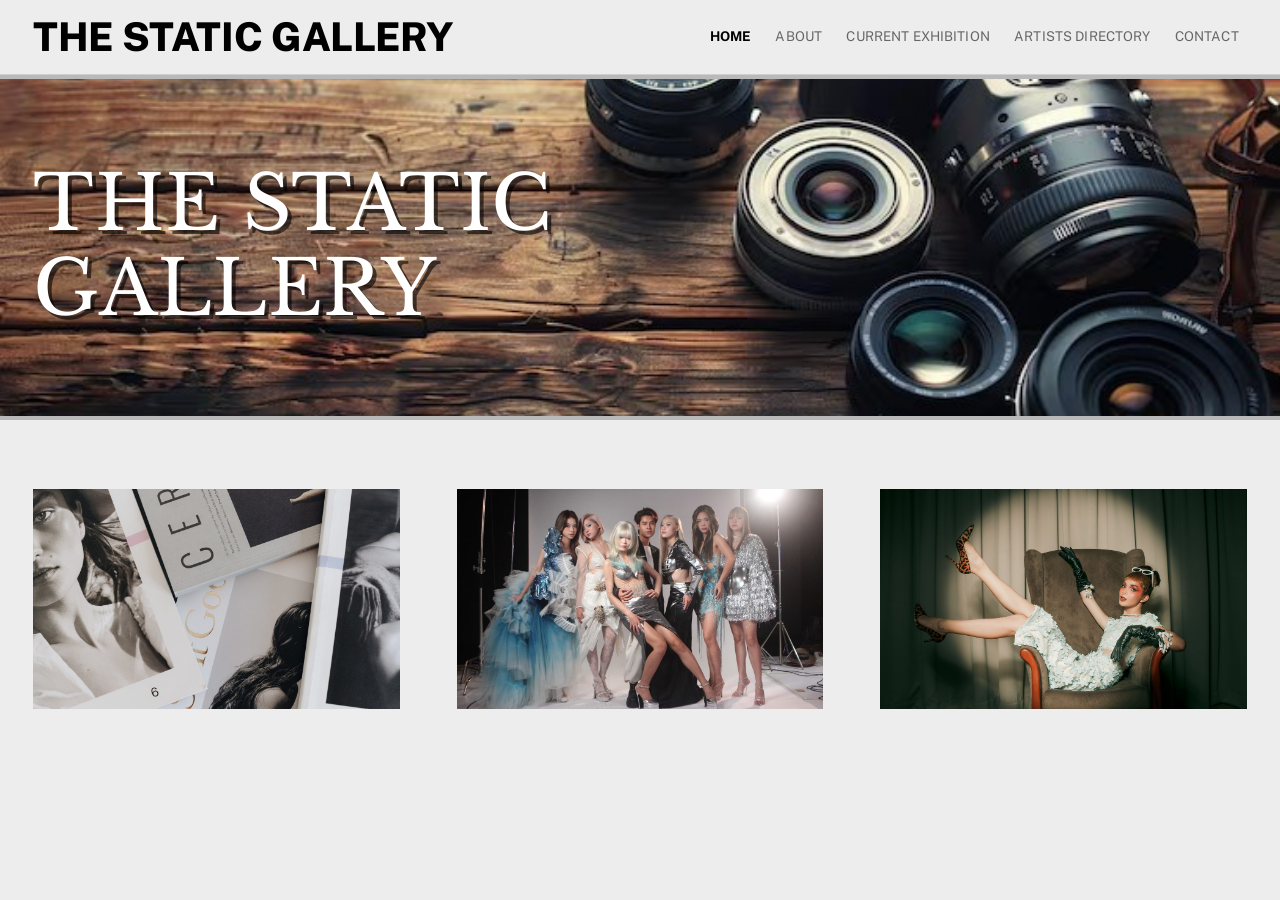
<file: index.html>
<!DOCTYPE html>
<html lang="en">
<head>
  <meta charset="utf-8">
  <meta name="viewport" content="width=device-width, initial-scale=1">
  <title>The Static Gallery</title>
  <meta name="description" content="A community-driven digital archive of independent local photographers, built on lightweight static frontend architecture.">
  <meta name="theme-color" content="#ededed">
  <link rel="icon" href="data:image/svg+xml,%3Csvg xmlns='http://www.w3.org/2000/svg' viewBox='0 0 32 32'%3E%3Crect width='32' height='32' fill='%23c2b19c'/%3E%3Ccircle cx='16' cy='16' r='8' fill='none' stroke='%23000' stroke-width='3'/%3E%3C/svg%3E">
  <link rel="stylesheet" href="vendor/bootstrap.min.css">
  <link rel="stylesheet" href="css/style.css">
</head>
<body>
  <div class="curtain" aria-hidden="true"><span>The Static Gallery</span></div>
  <a class="skip-link" href="#main">Skip to content</a>

  <header class="site-header">
    <nav class="navbar navbar-expand-lg" aria-label="Main navigation">
      <a class="brand" href="index.html">The Static Gallery</a>
      <button class="navbar-toggler" type="button" data-bs-toggle="collapse" data-bs-target="#mainNav" aria-controls="mainNav" aria-expanded="false" aria-label="Toggle navigation">
        <span class="navbar-toggler-icon"></span>
      </button>
      <div class="collapse navbar-collapse justify-content-end" id="mainNav">
        <ul class="navbar-nav site-nav"><li class="nav-item"><a class="nav-link active" href="index.html" aria-current="page">Home</a></li><li class="nav-item"><a class="nav-link" href="about.html">About</a></li><li class="nav-item"><a class="nav-link" href="exhibition.html">Current Exhibition</a></li><li class="nav-item"><a class="nav-link" href="artists.html">Artists Directory</a></li><li class="nav-item"><a class="nav-link" href="contact.html">Contact</a></li></ul>
      </div>
    </nav>
  </header>

  <main id="main">
    <section class="hero" aria-label="Welcome">
      <img src="images/hero.jpg" alt="Vintage camera lenses and a DSLR resting on a wooden table" width="740" height="231">
      <h1 class="hero-title">The Static Gallery</h1>
    </section>
    <section class="home-grid" aria-label="Featured photographs"><a class="photo" href="images/home-magazines.jpg" data-lightbox="home"><img src="images/home-magazines.jpg" alt="Stack of black-and-white fashion magazines" width="1200" height="800"></a><a class="photo" href="images/home-group.jpg" data-lightbox="home"><img src="images/home-group.jpg" alt="Seven models in couture on a white studio set" width="1200" height="800"></a><a class="photo" href="images/home-armchair.jpg" data-lightbox="home"><img src="images/home-armchair.jpg" alt="Model in a lace dress lounging in a velvet armchair under a spotlight" width="1200" height="800"></a></section>
  </main>

  <script src="vendor/bootstrap.bundle.min.js"></script>
  <script src="js/main.js"></script>
</body>
</html>
</file>
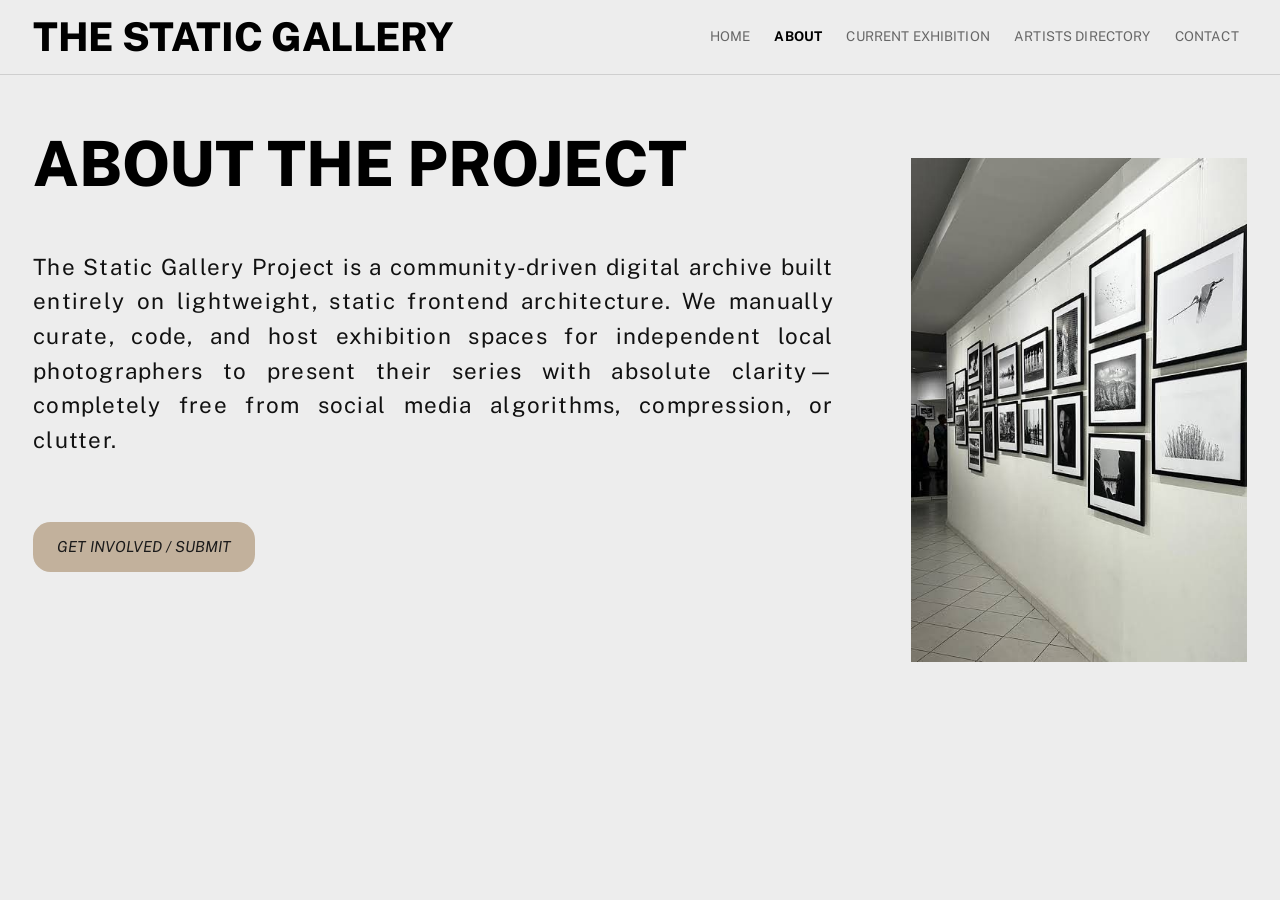
<file: about.html>
<!DOCTYPE html>
<html lang="en">
<head>
  <meta charset="utf-8">
  <meta name="viewport" content="width=device-width, initial-scale=1">
  <title>The Static Gallery</title>
  <meta name="description" content="The Static Gallery Project hosts exhibition spaces for independent local photographers, free from algorithms and compression.">
  <meta name="theme-color" content="#ededed">
  <link rel="icon" href="data:image/svg+xml,%3Csvg xmlns='http://www.w3.org/2000/svg' viewBox='0 0 32 32'%3E%3Crect width='32' height='32' fill='%23c2b19c'/%3E%3Ccircle cx='16' cy='16' r='8' fill='none' stroke='%23000' stroke-width='3'/%3E%3C/svg%3E">
  <link rel="stylesheet" href="vendor/bootstrap.min.css">
  <link rel="stylesheet" href="css/style.css">
</head>
<body>
  <div class="curtain" aria-hidden="true"><span>The Static Gallery</span></div>
  <a class="skip-link" href="#main">Skip to content</a>

  <header class="site-header">
    <nav class="navbar navbar-expand-lg" aria-label="Main navigation">
      <a class="brand" href="index.html">The Static Gallery</a>
      <button class="navbar-toggler" type="button" data-bs-toggle="collapse" data-bs-target="#mainNav" aria-controls="mainNav" aria-expanded="false" aria-label="Toggle navigation">
        <span class="navbar-toggler-icon"></span>
      </button>
      <div class="collapse navbar-collapse justify-content-end" id="mainNav">
        <ul class="navbar-nav site-nav"><li class="nav-item"><a class="nav-link" href="index.html">Home</a></li><li class="nav-item"><a class="nav-link active" href="about.html" aria-current="page">About</a></li><li class="nav-item"><a class="nav-link" href="exhibition.html">Current Exhibition</a></li><li class="nav-item"><a class="nav-link" href="artists.html">Artists Directory</a></li><li class="nav-item"><a class="nav-link" href="contact.html">Contact</a></li></ul>
      </div>
    </nav>
  </header>

  <main id="main">
    <div class="about">
      <div class="about-copy">
        <h1 class="page-title">About the Project</h1>
        <p>The Static Gallery Project is a community-driven digital archive built entirely on lightweight, static frontend architecture. We manually curate, code, and host exhibition spaces for independent local photographers to present their series with absolute clarity&mdash;completely free from social media algorithms, compression, or clutter.</p>
        <a class="btn-tan" href="get-involved.html">Get Involved / Submit</a>
      </div>
      <a class="photo about-photo" href="images/about-gallery-wall.jpg" data-lightbox="about" aria-label="Enlarge photo">
        <img src="images/about-gallery-wall.jpg" alt="Framed black-and-white photographs hung along a gallery corridor wall" width="452" height="678">
      </a>
    </div>
  </main>

  <script src="vendor/bootstrap.bundle.min.js"></script>
  <script src="js/main.js"></script>
</body>
</html>
</file>
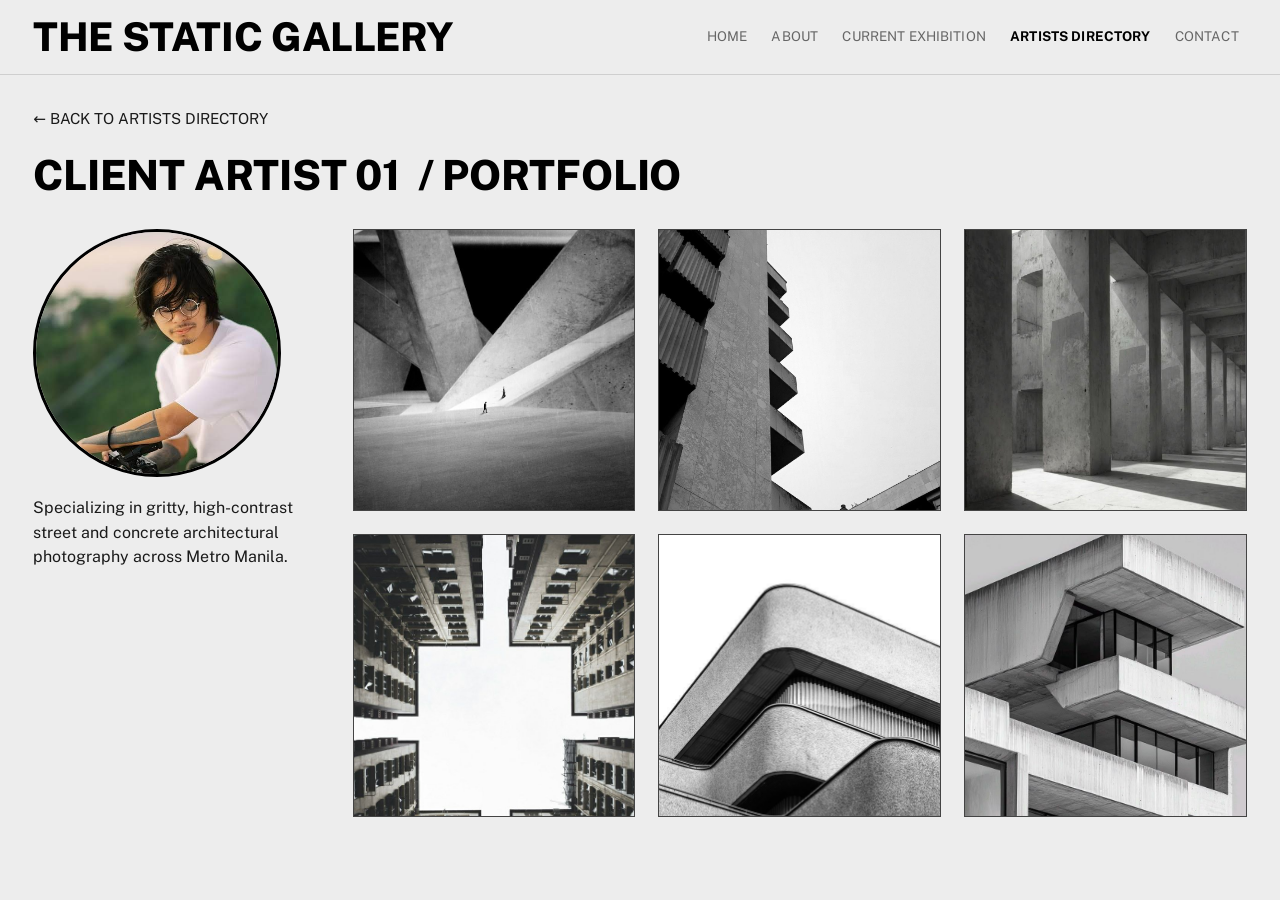
<file: artist-01.html>
<!DOCTYPE html>
<html lang="en">
<head>
  <meta charset="utf-8">
  <meta name="viewport" content="width=device-width, initial-scale=1">
  <title>The Static Gallery</title>
  <meta name="description" content="Specializing in gritty, high-contrast street and concrete architectural photography across Metro Manila.">
  <meta name="theme-color" content="#ededed">
  <link rel="icon" href="data:image/svg+xml,%3Csvg xmlns='http://www.w3.org/2000/svg' viewBox='0 0 32 32'%3E%3Crect width='32' height='32' fill='%23c2b19c'/%3E%3Ccircle cx='16' cy='16' r='8' fill='none' stroke='%23000' stroke-width='3'/%3E%3C/svg%3E">
  <link rel="stylesheet" href="vendor/bootstrap.min.css">
  <link rel="stylesheet" href="css/style.css">
</head>
<body>
  <div class="curtain" aria-hidden="true"><span>The Static Gallery</span></div>
  <a class="skip-link" href="#main">Skip to content</a>

  <header class="site-header">
    <nav class="navbar navbar-expand-lg" aria-label="Main navigation">
      <a class="brand" href="index.html">The Static Gallery</a>
      <button class="navbar-toggler" type="button" data-bs-toggle="collapse" data-bs-target="#mainNav" aria-controls="mainNav" aria-expanded="false" aria-label="Toggle navigation">
        <span class="navbar-toggler-icon"></span>
      </button>
      <div class="collapse navbar-collapse justify-content-end" id="mainNav">
        <ul class="navbar-nav site-nav"><li class="nav-item"><a class="nav-link" href="index.html">Home</a></li><li class="nav-item"><a class="nav-link" href="about.html">About</a></li><li class="nav-item"><a class="nav-link" href="exhibition.html">Current Exhibition</a></li><li class="nav-item"><a class="nav-link active" href="artists.html" aria-current="page">Artists Directory</a></li><li class="nav-item"><a class="nav-link" href="contact.html">Contact</a></li></ul>
      </div>
    </nav>
  </header>

  <main id="main">
    <div class="wrap">
      <a class="back-link" href="artists.html"><span>&larr;</span> Back to Artists Directory</a>
      <h1 class="page-title" style="font-size:clamp(1.6rem,3.5vw,2.6rem)">Client Artist 01 &nbsp;/ Portfolio</h1>
      <div class="portfolio">
        <div class="profile">
          <span class="photo artist-photo"><img src="images/artist-01.jpg" alt="Portrait of Client Artist 01 holding a cinema camera"></span>
          <p>Specializing in gritty, high-contrast street and concrete architectural photography across Metro Manila.</p>
        </div>
        <div class="work-grid"><a class="photo" href="images/portfolio-1-1.jpg" data-lightbox="p1"><img src="images/portfolio-1-1.jpg" alt="Client Artist 01, portfolio image 1 of 6" loading="lazy"></a><a class="photo" href="images/portfolio-1-2.jpg" data-lightbox="p1"><img src="images/portfolio-1-2.jpg" alt="Client Artist 01, portfolio image 2 of 6" loading="lazy"></a><a class="photo" href="images/portfolio-1-3.jpg" data-lightbox="p1"><img src="images/portfolio-1-3.jpg" alt="Client Artist 01, portfolio image 3 of 6" loading="lazy"></a><a class="photo" href="images/portfolio-1-4.jpg" data-lightbox="p1"><img src="images/portfolio-1-4.jpg" alt="Client Artist 01, portfolio image 4 of 6" loading="lazy"></a><a class="photo" href="images/portfolio-1-5.jpg" data-lightbox="p1"><img src="images/portfolio-1-5.jpg" alt="Client Artist 01, portfolio image 5 of 6" loading="lazy"></a><a class="photo" href="images/portfolio-1-6.jpg" data-lightbox="p1"><img src="images/portfolio-1-6.jpg" alt="Client Artist 01, portfolio image 6 of 6" loading="lazy"></a></div>
      </div>
    </div>
  </main>

  <script src="vendor/bootstrap.bundle.min.js"></script>
  <script src="js/main.js"></script>
</body>
</html>
</file>
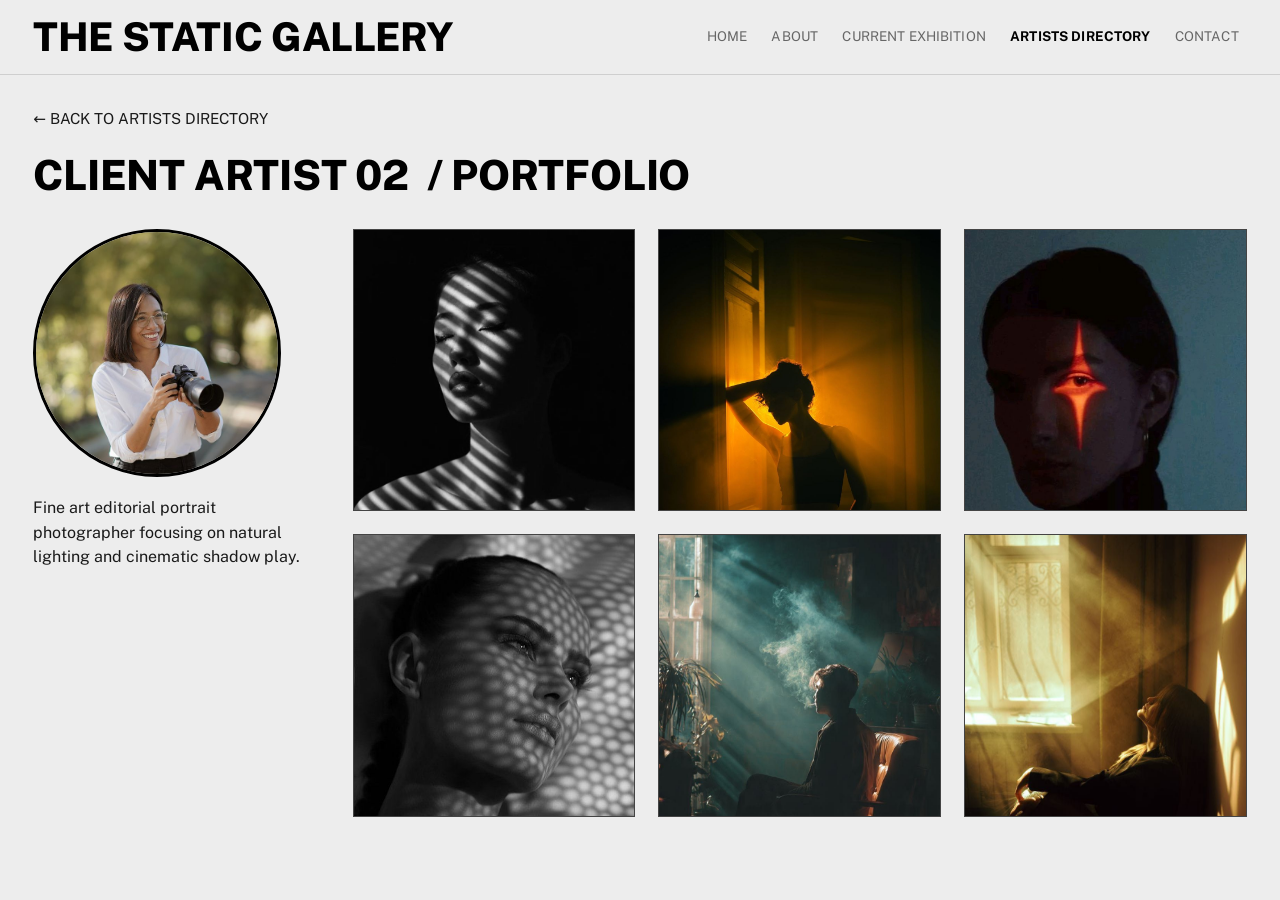
<file: artist-02.html>
<!DOCTYPE html>
<html lang="en">
<head>
  <meta charset="utf-8">
  <meta name="viewport" content="width=device-width, initial-scale=1">
  <title>The Static Gallery</title>
  <meta name="description" content="Fine art editorial portrait photographer focusing on natural lighting and cinematic shadow play.">
  <meta name="theme-color" content="#ededed">
  <link rel="icon" href="data:image/svg+xml,%3Csvg xmlns='http://www.w3.org/2000/svg' viewBox='0 0 32 32'%3E%3Crect width='32' height='32' fill='%23c2b19c'/%3E%3Ccircle cx='16' cy='16' r='8' fill='none' stroke='%23000' stroke-width='3'/%3E%3C/svg%3E">
  <link rel="stylesheet" href="vendor/bootstrap.min.css">
  <link rel="stylesheet" href="css/style.css">
</head>
<body>
  <div class="curtain" aria-hidden="true"><span>The Static Gallery</span></div>
  <a class="skip-link" href="#main">Skip to content</a>

  <header class="site-header">
    <nav class="navbar navbar-expand-lg" aria-label="Main navigation">
      <a class="brand" href="index.html">The Static Gallery</a>
      <button class="navbar-toggler" type="button" data-bs-toggle="collapse" data-bs-target="#mainNav" aria-controls="mainNav" aria-expanded="false" aria-label="Toggle navigation">
        <span class="navbar-toggler-icon"></span>
      </button>
      <div class="collapse navbar-collapse justify-content-end" id="mainNav">
        <ul class="navbar-nav site-nav"><li class="nav-item"><a class="nav-link" href="index.html">Home</a></li><li class="nav-item"><a class="nav-link" href="about.html">About</a></li><li class="nav-item"><a class="nav-link" href="exhibition.html">Current Exhibition</a></li><li class="nav-item"><a class="nav-link active" href="artists.html" aria-current="page">Artists Directory</a></li><li class="nav-item"><a class="nav-link" href="contact.html">Contact</a></li></ul>
      </div>
    </nav>
  </header>

  <main id="main">
    <div class="wrap">
      <a class="back-link" href="artists.html"><span>&larr;</span> Back to Artists Directory</a>
      <h1 class="page-title" style="font-size:clamp(1.6rem,3.5vw,2.6rem)">Client Artist 02 &nbsp;/ Portfolio</h1>
      <div class="portfolio">
        <div class="profile">
          <span class="photo artist-photo"><img src="images/artist-02.jpg" alt="Portrait of Client Artist 02 holding a camera outdoors"></span>
          <p>Fine art editorial portrait photographer focusing on natural lighting and cinematic shadow play.</p>
        </div>
        <div class="work-grid"><a class="photo" href="images/portfolio-2-1.jpg" data-lightbox="p2"><img src="images/portfolio-2-1.jpg" alt="Client Artist 02, portfolio image 1 of 6" loading="lazy"></a><a class="photo" href="images/portfolio-2-2.jpg" data-lightbox="p2"><img src="images/portfolio-2-2.jpg" alt="Client Artist 02, portfolio image 2 of 6" loading="lazy"></a><a class="photo" href="images/portfolio-2-3.jpg" data-lightbox="p2"><img src="images/portfolio-2-3.jpg" alt="Client Artist 02, portfolio image 3 of 6" loading="lazy"></a><a class="photo" href="images/portfolio-2-4.jpg" data-lightbox="p2"><img src="images/portfolio-2-4.jpg" alt="Client Artist 02, portfolio image 4 of 6" loading="lazy"></a><a class="photo" href="images/portfolio-2-5.jpg" data-lightbox="p2"><img src="images/portfolio-2-5.jpg" alt="Client Artist 02, portfolio image 5 of 6" loading="lazy"></a><a class="photo" href="images/portfolio-2-6.jpg" data-lightbox="p2"><img src="images/portfolio-2-6.jpg" alt="Client Artist 02, portfolio image 6 of 6" loading="lazy"></a></div>
      </div>
    </div>
  </main>

  <script src="vendor/bootstrap.bundle.min.js"></script>
  <script src="js/main.js"></script>
</body>
</html>
</file>
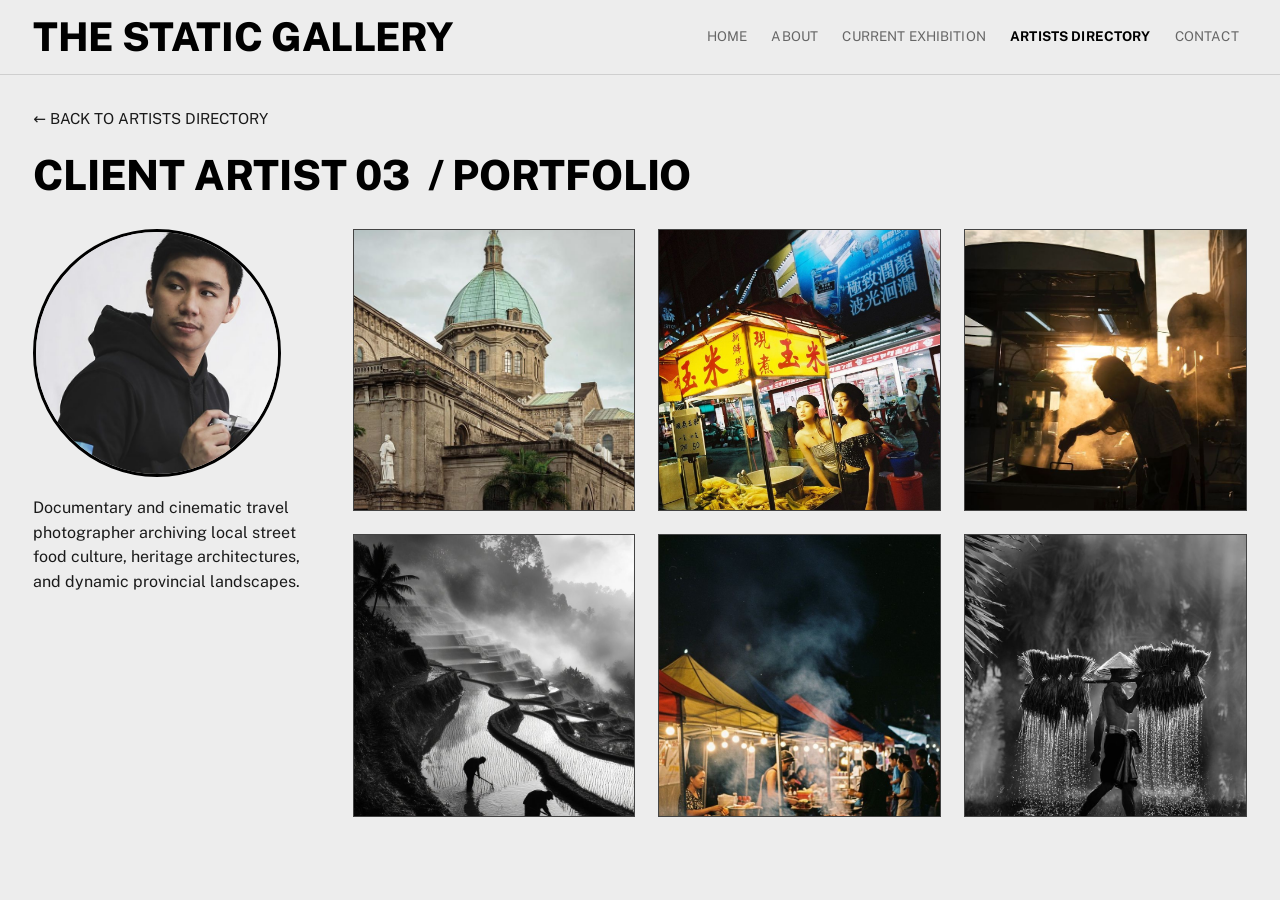
<file: artist-03.html>
<!DOCTYPE html>
<html lang="en">
<head>
  <meta charset="utf-8">
  <meta name="viewport" content="width=device-width, initial-scale=1">
  <title>The Static Gallery</title>
  <meta name="description" content="Documentary and cinematic travel photographer archiving local street food culture, heritage architectures, and dynamic provincial landscapes.">
  <meta name="theme-color" content="#ededed">
  <link rel="icon" href="data:image/svg+xml,%3Csvg xmlns='http://www.w3.org/2000/svg' viewBox='0 0 32 32'%3E%3Crect width='32' height='32' fill='%23c2b19c'/%3E%3Ccircle cx='16' cy='16' r='8' fill='none' stroke='%23000' stroke-width='3'/%3E%3C/svg%3E">
  <link rel="stylesheet" href="vendor/bootstrap.min.css">
  <link rel="stylesheet" href="css/style.css">
</head>
<body>
  <div class="curtain" aria-hidden="true"><span>The Static Gallery</span></div>
  <a class="skip-link" href="#main">Skip to content</a>

  <header class="site-header">
    <nav class="navbar navbar-expand-lg" aria-label="Main navigation">
      <a class="brand" href="index.html">The Static Gallery</a>
      <button class="navbar-toggler" type="button" data-bs-toggle="collapse" data-bs-target="#mainNav" aria-controls="mainNav" aria-expanded="false" aria-label="Toggle navigation">
        <span class="navbar-toggler-icon"></span>
      </button>
      <div class="collapse navbar-collapse justify-content-end" id="mainNav">
        <ul class="navbar-nav site-nav"><li class="nav-item"><a class="nav-link" href="index.html">Home</a></li><li class="nav-item"><a class="nav-link" href="about.html">About</a></li><li class="nav-item"><a class="nav-link" href="exhibition.html">Current Exhibition</a></li><li class="nav-item"><a class="nav-link active" href="artists.html" aria-current="page">Artists Directory</a></li><li class="nav-item"><a class="nav-link" href="contact.html">Contact</a></li></ul>
      </div>
    </nav>
  </header>

  <main id="main">
    <div class="wrap">
      <a class="back-link" href="artists.html"><span>&larr;</span> Back to Artists Directory</a>
      <h1 class="page-title" style="font-size:clamp(1.6rem,3.5vw,2.6rem)">Client Artist 03 &nbsp;/ Portfolio</h1>
      <div class="portfolio">
        <div class="profile">
          <span class="photo artist-photo"><img src="images/artist-03.jpg" alt="Portrait of Client Artist 03 holding a compact camera"></span>
          <p>Documentary and cinematic travel photographer archiving local street food culture, heritage architectures, and dynamic provincial landscapes.</p>
        </div>
        <div class="work-grid"><a class="photo" href="images/portfolio-3-1.jpg" data-lightbox="p3"><img src="images/portfolio-3-1.jpg" alt="Client Artist 03, portfolio image 1 of 6" loading="lazy"></a><a class="photo" href="images/portfolio-3-2.jpg" data-lightbox="p3"><img src="images/portfolio-3-2.jpg" alt="Client Artist 03, portfolio image 2 of 6" loading="lazy"></a><a class="photo" href="images/portfolio-3-3.jpg" data-lightbox="p3"><img src="images/portfolio-3-3.jpg" alt="Client Artist 03, portfolio image 3 of 6" loading="lazy"></a><a class="photo" href="images/portfolio-3-4.jpg" data-lightbox="p3"><img src="images/portfolio-3-4.jpg" alt="Client Artist 03, portfolio image 4 of 6" loading="lazy"></a><a class="photo" href="images/portfolio-3-5.jpg" data-lightbox="p3"><img src="images/portfolio-3-5.jpg" alt="Client Artist 03, portfolio image 5 of 6" loading="lazy"></a><a class="photo" href="images/portfolio-3-6.jpg" data-lightbox="p3"><img src="images/portfolio-3-6.jpg" alt="Client Artist 03, portfolio image 6 of 6" loading="lazy"></a></div>
      </div>
    </div>
  </main>

  <script src="vendor/bootstrap.bundle.min.js"></script>
  <script src="js/main.js"></script>
</body>
</html>
</file>
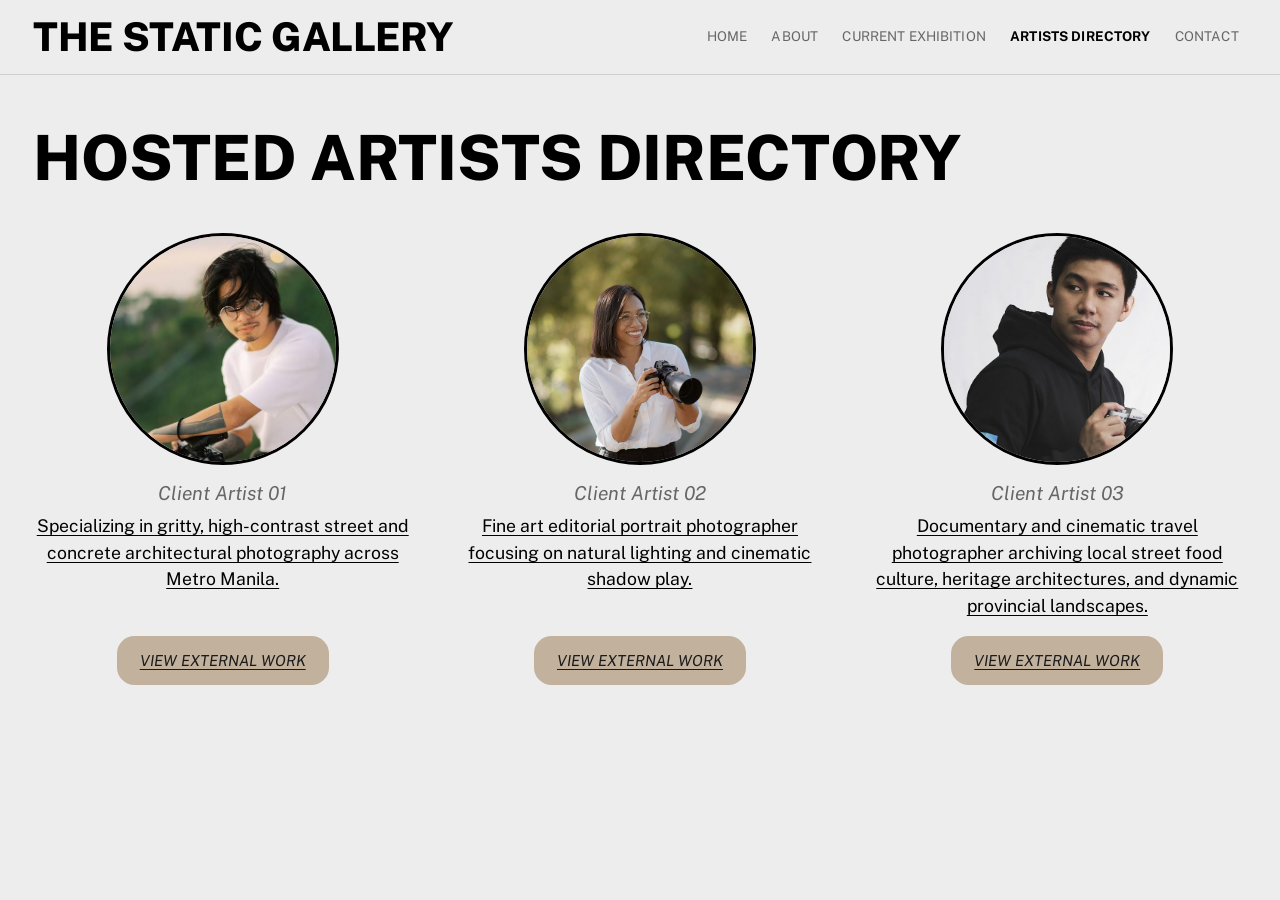
<file: artists.html>
<!DOCTYPE html>
<html lang="en">
<head>
  <meta charset="utf-8">
  <meta name="viewport" content="width=device-width, initial-scale=1">
  <title>The Static Gallery</title>
  <meta name="description" content="Photographers hosted by The Static Gallery. Browse each artist portfolio.">
  <meta name="theme-color" content="#ededed">
  <link rel="icon" href="data:image/svg+xml,%3Csvg xmlns='http://www.w3.org/2000/svg' viewBox='0 0 32 32'%3E%3Crect width='32' height='32' fill='%23c2b19c'/%3E%3Ccircle cx='16' cy='16' r='8' fill='none' stroke='%23000' stroke-width='3'/%3E%3C/svg%3E">
  <link rel="stylesheet" href="vendor/bootstrap.min.css">
  <link rel="stylesheet" href="css/style.css">
</head>
<body>
  <div class="curtain" aria-hidden="true"><span>The Static Gallery</span></div>
  <a class="skip-link" href="#main">Skip to content</a>

  <header class="site-header">
    <nav class="navbar navbar-expand-lg" aria-label="Main navigation">
      <a class="brand" href="index.html">The Static Gallery</a>
      <button class="navbar-toggler" type="button" data-bs-toggle="collapse" data-bs-target="#mainNav" aria-controls="mainNav" aria-expanded="false" aria-label="Toggle navigation">
        <span class="navbar-toggler-icon"></span>
      </button>
      <div class="collapse navbar-collapse justify-content-end" id="mainNav">
        <ul class="navbar-nav site-nav"><li class="nav-item"><a class="nav-link" href="index.html">Home</a></li><li class="nav-item"><a class="nav-link" href="about.html">About</a></li><li class="nav-item"><a class="nav-link" href="exhibition.html">Current Exhibition</a></li><li class="nav-item"><a class="nav-link active" href="artists.html" aria-current="page">Artists Directory</a></li><li class="nav-item"><a class="nav-link" href="contact.html">Contact</a></li></ul>
      </div>
    </nav>
  </header>

  <main id="main">
    <div class="page-head"><h1 class="page-title">Hosted Artists Directory</h1></div>
    <div class="artists">
      <article class="artist">
        <a class="photo artist-photo" href="artist-01.html" aria-label="Client Artist 01 portfolio"><img src="images/artist-01.jpg" alt="Portrait of Client Artist 01 holding a cinema camera" width="600" height="800"></a>
        <h2 class="artist-name">Client Artist 01</h2>
        <p><a class="artist-desc" href="artist-01.html">Specializing in gritty, high-contrast street and concrete architectural photography across Metro Manila.</a></p>
        <a class="btn-tan" href="artist-01.html">View external work</a>
      </article>
      <article class="artist">
        <a class="photo artist-photo" href="artist-02.html" aria-label="Client Artist 02 portfolio"><img src="images/artist-02.jpg" alt="Portrait of Client Artist 02 holding a camera outdoors" width="600" height="800"></a>
        <h2 class="artist-name">Client Artist 02</h2>
        <p><a class="artist-desc" href="artist-02.html">Fine art editorial portrait photographer focusing on natural lighting and cinematic shadow play.</a></p>
        <a class="btn-tan" href="artist-02.html">View external work</a>
      </article>
      <article class="artist">
        <a class="photo artist-photo" href="artist-03.html" aria-label="Client Artist 03 portfolio"><img src="images/artist-03.jpg" alt="Portrait of Client Artist 03 holding a compact camera" width="600" height="800"></a>
        <h2 class="artist-name">Client Artist 03</h2>
        <p><a class="artist-desc" href="artist-03.html">Documentary and cinematic travel photographer archiving local street food culture, heritage architectures, and dynamic provincial landscapes.</a></p>
        <a class="btn-tan" href="artist-03.html">View external work</a>
      </article>
    </div>
  </main>

  <script src="vendor/bootstrap.bundle.min.js"></script>
  <script src="js/main.js"></script>
</body>
</html>
</file>
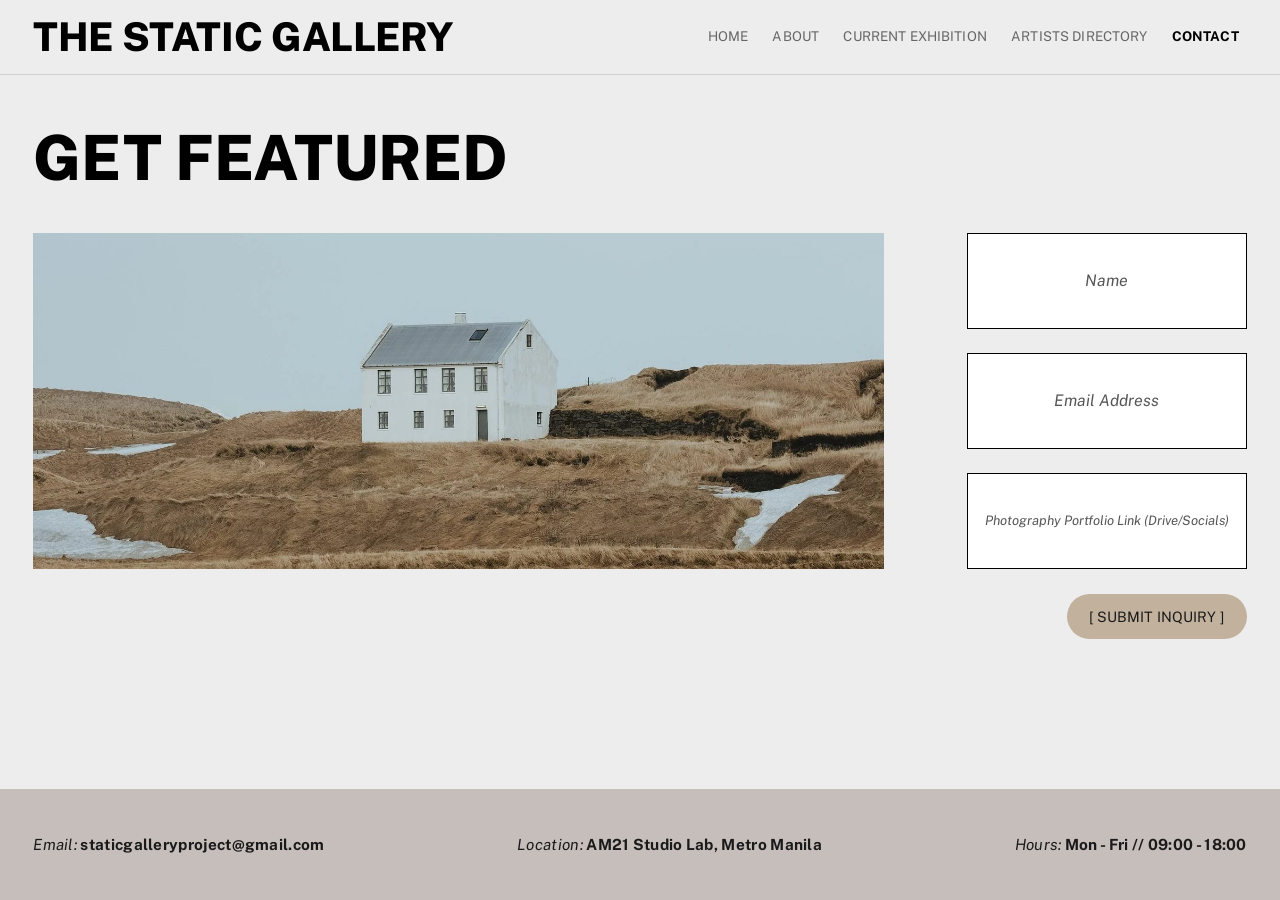
<file: contact.html>
<!DOCTYPE html>
<html lang="en">
<head>
  <meta charset="utf-8">
  <meta name="viewport" content="width=device-width, initial-scale=1">
  <title>The Static Gallery</title>
  <meta name="description" content="Send an inquiry to get your photography featured at The Static Gallery.">
  <meta name="theme-color" content="#ededed">
  <link rel="icon" href="data:image/svg+xml,%3Csvg xmlns='http://www.w3.org/2000/svg' viewBox='0 0 32 32'%3E%3Crect width='32' height='32' fill='%23c2b19c'/%3E%3Ccircle cx='16' cy='16' r='8' fill='none' stroke='%23000' stroke-width='3'/%3E%3C/svg%3E">
  <link rel="stylesheet" href="vendor/bootstrap.min.css">
  <link rel="stylesheet" href="css/style.css">
</head>
<body>
  <div class="curtain" aria-hidden="true"><span>The Static Gallery</span></div>
  <a class="skip-link" href="#main">Skip to content</a>

  <header class="site-header">
    <nav class="navbar navbar-expand-lg" aria-label="Main navigation">
      <a class="brand" href="index.html">The Static Gallery</a>
      <button class="navbar-toggler" type="button" data-bs-toggle="collapse" data-bs-target="#mainNav" aria-controls="mainNav" aria-expanded="false" aria-label="Toggle navigation">
        <span class="navbar-toggler-icon"></span>
      </button>
      <div class="collapse navbar-collapse justify-content-end" id="mainNav">
        <ul class="navbar-nav site-nav"><li class="nav-item"><a class="nav-link" href="index.html">Home</a></li><li class="nav-item"><a class="nav-link" href="about.html">About</a></li><li class="nav-item"><a class="nav-link" href="exhibition.html">Current Exhibition</a></li><li class="nav-item"><a class="nav-link" href="artists.html">Artists Directory</a></li><li class="nav-item"><a class="nav-link active" href="contact.html" aria-current="page">Contact</a></li></ul>
      </div>
    </nav>
  </header>

  <main id="main">
    <div class="page-head"><h1 class="page-title">Get Featured</h1></div>
    <form id="contact-form" class="contact" novalidate data-mailto="staticgalleryproject@gmail.com" data-endpoint="">
      <div class="photo contact-photo"><img src="images/contact-house.jpg" alt="A white house standing alone on golden grass hills" width="1600" height="632"></div>
      <div class="form-stack">
        <div class="field">
          <label class="visually-hidden" for="f-name">Name</label>
          <input id="f-name" name="name" type="text" placeholder="Name" autocomplete="name" required>
          <span class="err">Enter your name.</span>
        </div>
        <div class="field">
          <label class="visually-hidden" for="f-email">Email address</label>
          <input id="f-email" name="email" type="email" placeholder="Email Address" autocomplete="email" required>
          <span class="err">Enter a valid email address, like name@example.com.</span>
        </div>
        <div class="field">
          <label class="visually-hidden" for="f-link">Photography portfolio link</label>
          <input id="f-link" name="portfolio" type="text" inputmode="url" placeholder="Photography Portfolio Link (Drive/Socials)" required>
          <span class="err">Enter a link to your portfolio, like instagram.com/yourname.</span>
        </div>
      </div>
      <div class="form-actions"><button class="btn-tan" type="submit">[ Submit Inquiry ]</button></div>
      <p class="form-note" id="form-note" role="status" aria-live="polite"></p>
    </form>
  </main>

  <footer class="site-footer">
    <div class="footer-grid">
      <span><em>Email:</em> <a href="mailto:staticgalleryproject@gmail.com">staticgalleryproject@gmail.com</a></span>
      <span><em>Location:</em> AM21 Studio Lab, Metro Manila</span>
      <span><em>Hours:</em> Mon - Fri // 09:00 - 18:00</span>
    </div>
  </footer>

  <script src="vendor/bootstrap.bundle.min.js"></script>
  <script src="js/main.js"></script>
</body>
</html>
</file>
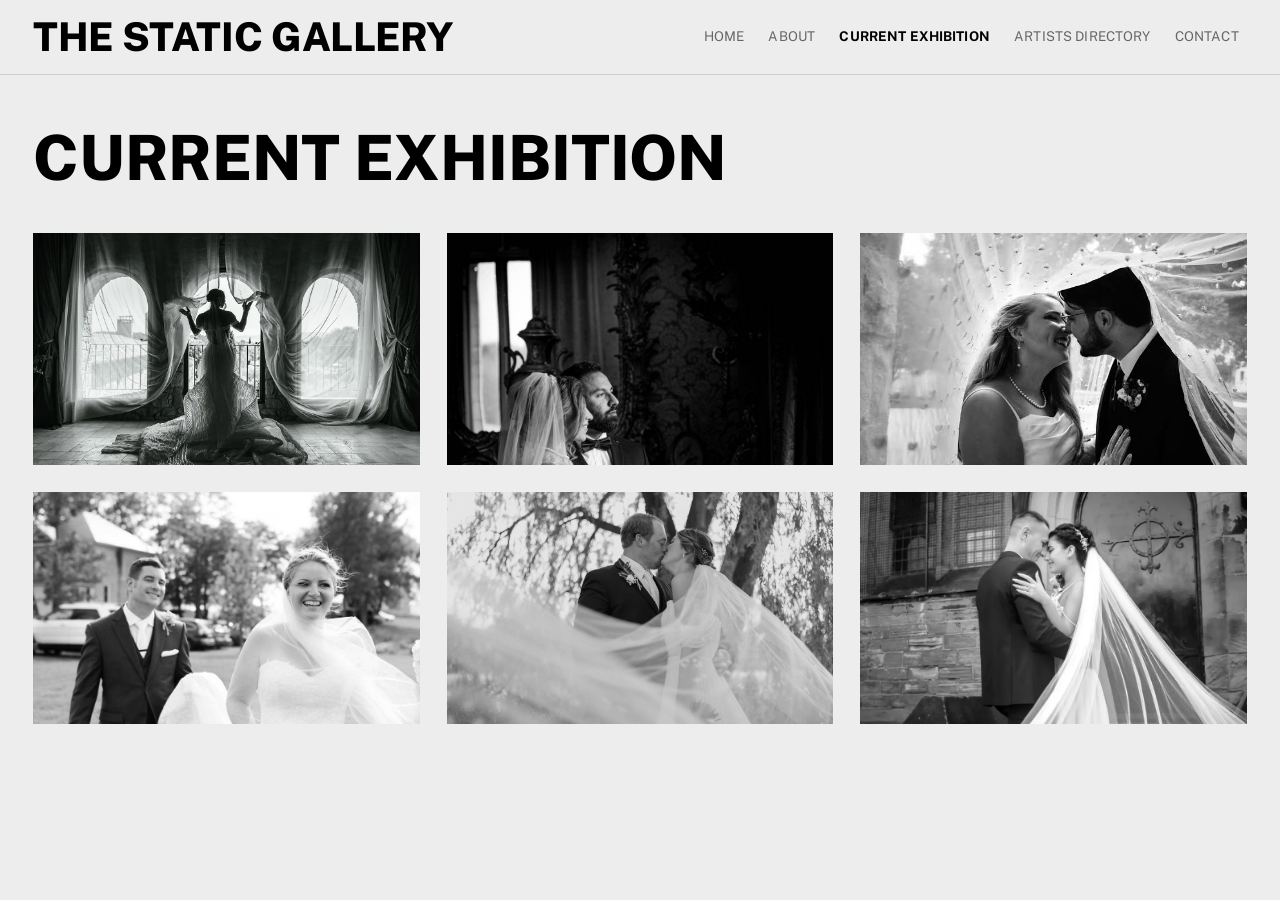
<file: exhibition.html>
<!DOCTYPE html>
<html lang="en">
<head>
  <meta charset="utf-8">
  <meta name="viewport" content="width=device-width, initial-scale=1">
  <title>The Static Gallery</title>
  <meta name="description" content="The current exhibition: a black-and-white wedding photography series.">
  <meta name="theme-color" content="#ededed">
  <link rel="icon" href="data:image/svg+xml,%3Csvg xmlns='http://www.w3.org/2000/svg' viewBox='0 0 32 32'%3E%3Crect width='32' height='32' fill='%23c2b19c'/%3E%3Ccircle cx='16' cy='16' r='8' fill='none' stroke='%23000' stroke-width='3'/%3E%3C/svg%3E">
  <link rel="stylesheet" href="vendor/bootstrap.min.css">
  <link rel="stylesheet" href="css/style.css">
</head>
<body>
  <div class="curtain" aria-hidden="true"><span>The Static Gallery</span></div>
  <a class="skip-link" href="#main">Skip to content</a>

  <header class="site-header">
    <nav class="navbar navbar-expand-lg" aria-label="Main navigation">
      <a class="brand" href="index.html">The Static Gallery</a>
      <button class="navbar-toggler" type="button" data-bs-toggle="collapse" data-bs-target="#mainNav" aria-controls="mainNav" aria-expanded="false" aria-label="Toggle navigation">
        <span class="navbar-toggler-icon"></span>
      </button>
      <div class="collapse navbar-collapse justify-content-end" id="mainNav">
        <ul class="navbar-nav site-nav"><li class="nav-item"><a class="nav-link" href="index.html">Home</a></li><li class="nav-item"><a class="nav-link" href="about.html">About</a></li><li class="nav-item"><a class="nav-link active" href="exhibition.html" aria-current="page">Current Exhibition</a></li><li class="nav-item"><a class="nav-link" href="artists.html">Artists Directory</a></li><li class="nav-item"><a class="nav-link" href="contact.html">Contact</a></li></ul>
      </div>
    </nav>
  </header>

  <main id="main">
    <div class="page-head"><h1 class="page-title">Current Exhibition</h1></div>
    <div class="exhibit-grid"><a class="photo" href="images/exhibition-1.jpg" data-lightbox="exhibition"><img src="images/exhibition-1.jpg" alt="Bride silhouetted against arched windows, holding back sheer curtains" loading="lazy"></a><a class="photo" href="images/exhibition-2.jpg" data-lightbox="exhibition"><img src="images/exhibition-2.jpg" alt="Couple in profile inside a dark, ornate room" loading="lazy"></a><a class="photo" href="images/exhibition-3.jpg" data-lightbox="exhibition"><img src="images/exhibition-3.jpg" alt="Couple kissing beneath a lace-patterned veil" loading="lazy"></a><a class="photo" href="images/exhibition-4.jpg" data-lightbox="exhibition"><img src="images/exhibition-4.jpg" alt="Groom smiling beside a laughing bride in a flowing veil" loading="lazy"></a><a class="photo" href="images/exhibition-5.jpg" data-lightbox="exhibition"><img src="images/exhibition-5.jpg" alt="Couple kissing among willow branches as the veil drifts across the frame" loading="lazy"></a><a class="photo" href="images/exhibition-6.jpg" data-lightbox="exhibition"><img src="images/exhibition-6.jpg" alt="Couple embracing against a stone church wall, veil trailing behind" loading="lazy"></a></div>
  </main>

  <script src="vendor/bootstrap.bundle.min.js"></script>
  <script src="js/main.js"></script>
</body>
</html>
</file>
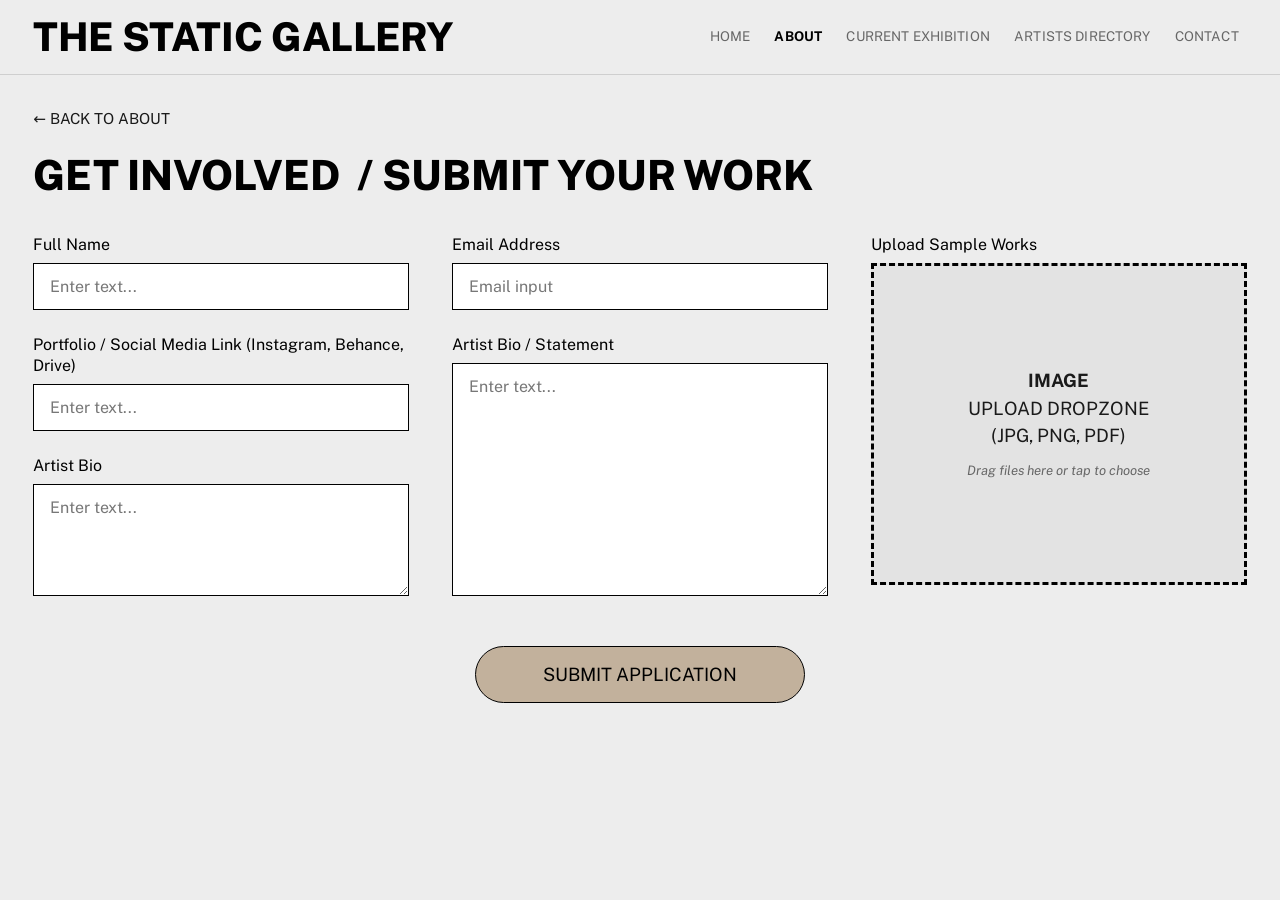
<file: get-involved.html>
<!DOCTYPE html>
<html lang="en">
<head>
  <meta charset="utf-8">
  <meta name="viewport" content="width=device-width, initial-scale=1">
  <title>The Static Gallery</title>
  <meta name="description" content="Apply to be hosted at The Static Gallery: share your details, bio and sample works.">
  <meta name="theme-color" content="#ededed">
  <link rel="icon" href="data:image/svg+xml,%3Csvg xmlns='http://www.w3.org/2000/svg' viewBox='0 0 32 32'%3E%3Crect width='32' height='32' fill='%23c2b19c'/%3E%3Ccircle cx='16' cy='16' r='8' fill='none' stroke='%23000' stroke-width='3'/%3E%3C/svg%3E">
  <link rel="stylesheet" href="vendor/bootstrap.min.css">
  <link rel="stylesheet" href="css/style.css">
</head>
<body>
  <div class="curtain" aria-hidden="true"><span>The Static Gallery</span></div>
  <a class="skip-link" href="#main">Skip to content</a>

  <header class="site-header">
    <nav class="navbar navbar-expand-lg" aria-label="Main navigation">
      <a class="brand" href="index.html">The Static Gallery</a>
      <button class="navbar-toggler" type="button" data-bs-toggle="collapse" data-bs-target="#mainNav" aria-controls="mainNav" aria-expanded="false" aria-label="Toggle navigation">
        <span class="navbar-toggler-icon"></span>
      </button>
      <div class="collapse navbar-collapse justify-content-end" id="mainNav">
        <ul class="navbar-nav site-nav"><li class="nav-item"><a class="nav-link" href="index.html">Home</a></li><li class="nav-item"><a class="nav-link active" href="about.html" aria-current="page">About</a></li><li class="nav-item"><a class="nav-link" href="exhibition.html">Current Exhibition</a></li><li class="nav-item"><a class="nav-link" href="artists.html">Artists Directory</a></li><li class="nav-item"><a class="nav-link" href="contact.html">Contact</a></li></ul>
      </div>
    </nav>
  </header>

  <main id="main">
    <div class="wrap">
      <a class="back-link" href="about.html"><span>&larr;</span> Back to About</a>
      <h1 class="page-title apply-title">Get Involved &nbsp;/ Submit Your Work</h1>
      <form id="apply-form" class="apply" novalidate data-mailto="staticgalleryproject@gmail.com" data-endpoint="">
        <div class="apply-col">
          <div class="field">
            <label for="a-name">Full Name</label>
            <input id="a-name" name="name" type="text" placeholder="Enter text..." autocomplete="name" required>
            <span class="err">Enter your full name.</span>
          </div>
          <div class="field">
            <label for="a-link">Portfolio / Social Media Link (Instagram, Behance, Drive)</label>
            <input id="a-link" name="portfolio" type="text" inputmode="url" placeholder="Enter text..." required>
            <span class="err">Enter a link, like instagram.com/yourname.</span>
          </div>
          <div class="field">
            <label for="a-bio">Artist Bio</label>
            <textarea id="a-bio" name="bio" rows="4" placeholder="Enter text..." required></textarea>
            <span class="err">Add a short bio.</span>
          </div>
        </div>
        <div class="apply-col apply-col-mid">
          <div class="field">
            <label for="a-email">Email Address</label>
            <input id="a-email" name="email" type="email" placeholder="Email input" autocomplete="email" required>
            <span class="err">Enter a valid email address, like name@example.com.</span>
          </div>
          <div class="field field-grow">
            <label for="a-statement">Artist Bio / Statement</label>
            <textarea id="a-statement" name="statement" rows="9" placeholder="Enter text..." required></textarea>
            <span class="err">Add your artist statement.</span>
          </div>
        </div>
        <div class="apply-col">
          <div class="field field-grow">
            <span class="label" id="drop-label">Upload Sample Works</span>
            <div class="dropzone" id="dropzone" role="button" tabindex="0" aria-labelledby="drop-label" aria-describedby="drop-help">
              <p id="drop-help"><strong>Image</strong><br>Upload dropzone<br>(JPG, PNG, PDF)<br><em>Drag files here or tap to choose</em></p>
              <input id="a-files" name="files" type="file" accept=".jpg,.jpeg,.png,.pdf,image/jpeg,image/png,application/pdf" multiple hidden>
            </div>
            <ul class="file-list" id="file-list" aria-live="polite"></ul>
            <span class="err" id="file-err"></span>
          </div>
        </div>
        <div class="apply-actions"><button class="btn-pill" type="submit">Submit Application</button></div>
        <p class="form-note" id="apply-note" role="status" aria-live="polite"></p>
      </form>
    </div>
  </main>

  <script src="vendor/bootstrap.bundle.min.js"></script>
  <script src="js/main.js"></script>
</body>
</html>
</file>
<file: css/style.css>
@font-face{font-family:"Public Sans";font-weight:400;font-style:normal;font-display:swap;src:url("../fonts/public-sans-latin-400-normal.woff2") format("woff2")}
@font-face{font-family:"Public Sans";font-weight:400;font-style:italic;font-display:swap;src:url("../fonts/public-sans-latin-400-italic.woff2") format("woff2")}
@font-face{font-family:"Public Sans";font-weight:600;font-style:normal;font-display:swap;src:url("../fonts/public-sans-latin-600-normal.woff2") format("woff2")}
@font-face{font-family:"Public Sans";font-weight:600;font-style:italic;font-display:swap;src:url("../fonts/public-sans-latin-600-italic.woff2") format("woff2")}
@font-face{font-family:"Public Sans";font-weight:700;font-style:normal;font-display:swap;src:url("../fonts/public-sans-latin-700-normal.woff2") format("woff2")}
@font-face{font-family:"Public Sans";font-weight:800;font-style:normal;font-display:swap;src:url("../fonts/public-sans-latin-800-normal.woff2") format("woff2")}
@font-face{font-family:"Libre Baskerville";font-weight:400;font-style:normal;font-display:swap;src:url("../fonts/libre-baskerville-latin-400-normal.woff2") format("woff2")}

:root{
  --bg:#ededed;          
  --ink:#000;            
  --text:#1a1a1a;
  --muted:#666;        
  --tan:#c2b19c;         
  --tan-deep:#a8947b;    
  --footer:#c6beba;      
  --rule:#cfcfcf;
  --font-sans:"Public Sans",system-ui,-apple-system,"Segoe UI",Roboto,Arial,sans-serif;
  --font-serif:"Libre Baskerville",Georgia,"Times New Roman",serif;
  --gutter:clamp(1rem,2.6vw,2.3rem);
  --ease:cubic-bezier(.77,0,.18,1);
}

*,*::before,*::after{box-sizing:border-box}
html{scroll-behavior:smooth}
body{
  margin:0;background:var(--bg);color:var(--text);
  font-family:var(--font-sans);font-size:1rem;line-height:1.55;
  min-height:100vh;display:flex;flex-direction:column;overflow-x:hidden;
}
main{flex:1 0 auto}
img{max-width:100%;display:block}
a{color:inherit}
:focus-visible{outline:3px solid var(--ink);outline-offset:3px}

.skip-link{position:absolute;left:-999px;top:0;background:var(--ink);color:#fff;padding:.6rem 1rem;z-index:3000}
.skip-link:focus{left:0}

/* ---------- Header / navbar ---------- */
.site-header{background:var(--bg);border-bottom:1px solid var(--rule);position:sticky;top:0;z-index:1000}
.site-header .navbar{padding:0 var(--gutter);min-height:4.6rem}
.brand{
  font-weight:800;text-transform:uppercase;text-decoration:none;color:var(--ink);
  font-size:clamp(1.35rem,3.1vw,2.55rem);line-height:1;letter-spacing:-.01em;padding:.55rem 0;
}
.brand:hover{color:var(--ink)}
.site-nav{gap:clamp(.4rem,.65vw,.7rem)}
.site-nav .nav-link{
  position:relative;color:var(--muted);text-transform:uppercase;
  font-size:clamp(.78rem,1.05vw,.98rem);padding:.4rem 0;letter-spacing:.01em;
  transition:color .25s;
}
.site-nav .nav-link::after{
  content:"";position:absolute;left:0;right:0;bottom:.05rem;height:2px;background:var(--ink);
  transform:scaleX(0);transform-origin:left;transition:transform .35s var(--ease);
}
.site-nav .nav-link:hover,.site-nav .nav-link:focus-visible{color:var(--ink)}
.site-nav .nav-link:hover::after{transform:scaleX(1)}
.site-nav .nav-link.active{color:var(--ink);font-weight:700}
.navbar-toggler{border:2px solid var(--ink);border-radius:0;padding:.35rem .55rem}
.navbar-toggler:focus{box-shadow:none;outline:3px solid var(--ink);outline-offset:2px}
.navbar-toggler-icon{
  background-image:url("data:image/svg+xml,%3csvg xmlns='http://www.w3.org/2000/svg' viewBox='0 0 30 30'%3e%3cpath stroke='%23000' stroke-linecap='square' stroke-miterlimit='10' stroke-width='2.5' d='M4 8h22M4 15h22M4 22h22'/%3e%3c/svg%3e");
}
@media (max-width:991.98px){
  .site-nav{padding:.4rem 0 1.1rem;gap:0;border-top:1px solid var(--rule)}
  .site-nav .nav-link{padding:.8rem 0;font-size:1rem;border-bottom:1px solid var(--rule)}
  .site-nav .nav-link::after{display:none}
}

/* ---------- Shared bits ---------- */
.wrap{padding-inline:var(--gutter);max-width:1600px;margin-inline:auto}
.page-title{
  font-weight:800;text-transform:uppercase;color:var(--ink);line-height:1.02;
  font-size:clamp(2.1rem,5.3vw,3.9rem);letter-spacing:-.005em;margin:0;
}
.btn-tan{
  display:inline-block;background:var(--tan);color:var(--text);border:0;border-radius:1.1rem;
  font-style:italic;text-transform:uppercase;text-decoration:none;font-size:.95rem;font-weight:400;
  padding:1.1rem 1.5rem;line-height:1;cursor:pointer;
  transition:background .25s,transform .25s var(--ease);
}
.btn-tan:hover{background:var(--tan-deep);color:var(--ink);transform:translateY(-2px)}
.btn-tan:active{transform:translateY(0)}

/* Images: a print "develops" from grey to colour as the page opens */
.photo{display:block;overflow:hidden;background:#d9d9d9;position:relative}
.photo img{width:100%;height:100%;object-fit:cover;animation:develop 1.5s .55s both ease-out;transition:transform .8s var(--ease)}
.photo:hover img{transform:scale(1.035)}
@keyframes develop{from{filter:grayscale(1) contrast(1.15) brightness(.8)}to{filter:none}}

/* ---------- Home ---------- */
.hero{position:relative;height:clamp(230px,27vw,430px);border-bottom:4px solid #b9b9b9;border-top:4px solid #b9b9b9;overflow:hidden;background:#333}
.hero img{position:absolute;inset:0;width:100%;height:100%;object-fit:cover;object-position:center}
.hero-title{
  position:absolute;left:var(--gutter);top:50%;transform:translateY(-50%);margin:0;max-width:min(92%,16ch);
  font-family:var(--font-serif);font-weight:400;text-transform:uppercase;color:#fff;
  font-size:clamp(2.1rem,5.9vw,5.1rem);line-height:1.12;letter-spacing:.005em;
  text-shadow:4px 4px 0 rgba(0,0,0,.6);
}
.home-grid{display:grid;grid-template-columns:repeat(3,1fr);gap:clamp(1rem,4.4vw,4rem);padding:clamp(2rem,5.4vw,5rem) var(--gutter) clamp(2.5rem,6vw,6rem)}
.home-grid .photo{aspect-ratio:5/3}
.home-grid .photo:nth-child(2) img{animation-delay:.7s}
.home-grid .photo:nth-child(3) img{animation-delay:.85s}
@media (max-width:767.98px){.home-grid{grid-template-columns:1fr}.hero-title{text-shadow:3px 3px 0 rgba(0,0,0,.6)}}

/* ---------- About ---------- */
.about{display:grid;grid-template-columns:minmax(0,1fr) minmax(0,.42fr);gap:clamp(2rem,6vw,6rem);align-items:start;padding:clamp(2rem,4.5vw,4rem) var(--gutter) clamp(3rem,6vw,5rem)}
.about-copy .page-title{margin-bottom:clamp(1.6rem,4.2vw,3.7rem)}
.about-copy p{
  margin:0 0 clamp(2rem,5vw,4.4rem);text-align:justify;hyphens:none;
  font-size:clamp(1.02rem,1.75vw,1.62rem);line-height:1.55;letter-spacing:.055em;color:#111;
}
.about-photo{aspect-ratio:452/678;margin-top:clamp(0rem,2vw,1.6rem)}
@media (max-width:991.98px){
  .about{grid-template-columns:1fr}
  .about-copy p{text-align:left;letter-spacing:.03em}
  .about-photo{max-width:420px;margin-top:0}
}

/* ---------- Current exhibition ---------- */
.page-head{padding:clamp(1.8rem,4vw,3.5rem) var(--gutter) clamp(1.4rem,3.4vw,3.2rem)}
.exhibit-grid{display:grid;grid-template-columns:repeat(3,1fr);gap:clamp(.9rem,2.1vw,1.9rem);padding:0 var(--gutter) clamp(2.5rem,6vw,5rem)}
.exhibit-grid .photo{aspect-ratio:5/3}
.exhibit-grid .photo img{animation:none;filter:none}
@media (max-width:991.98px){.exhibit-grid{grid-template-columns:repeat(2,1fr)}}
@media (max-width:575.98px){.exhibit-grid{grid-template-columns:1fr}}

/* ---------- Artists directory ---------- */
.artists{display:grid;grid-template-columns:repeat(3,1fr);gap:clamp(2rem,3vw,3rem);padding:0 var(--gutter) clamp(3rem,6vw,6rem)}
.artist{display:flex;flex-direction:column;align-items:center;text-align:center}
.artist-photo{width:min(14.5rem,62%);aspect-ratio:1;border-radius:50%;border:3px solid var(--ink)}
.artist-photo img{object-position:center 20%}
.artist-name{margin:1.05rem 0 .5rem;font-style:italic;font-weight:400;font-size:1.2rem;color:var(--muted)}
.artist-desc{max-width:25rem;margin:0 0 2rem;font-size:1.1rem;line-height:1.45;color:var(--ink);text-underline-offset:3px;transition:text-decoration-thickness .2s}
.artist-desc:hover{text-decoration-thickness:3px}
.artist .btn-tan{margin-top:auto;text-decoration:underline;text-underline-offset:3px;padding:1.05rem 1.45rem}
@media (max-width:991.98px){
  .artists{grid-template-columns:1fr;gap:3.2rem}
  .artist-photo{width:12.5rem}
}

/* ---------- Artist portfolio ---------- */
.back-link{display:inline-block;margin:clamp(1.2rem,2.6vw,2rem) 0 clamp(.9rem,2vw,1.5rem);text-transform:uppercase;text-decoration:none;font-size:.95rem;color:var(--text)}
.back-link span{display:inline-block;transition:transform .3s var(--ease)}
.back-link:hover span{transform:translateX(-5px)}
.back-link:hover{text-decoration:underline;text-underline-offset:3px}
.portfolio{display:grid;grid-template-columns:minmax(0,.31fr) minmax(0,1fr);gap:clamp(1.5rem,3.3vw,3.2rem);padding:clamp(1.2rem,2.5vw,2.2rem) 0 clamp(3rem,6vw,5.5rem);align-items:start}
.profile{display:flex;flex-direction:column;align-items:flex-start;gap:1.2rem}
.profile .artist-photo{width:min(100%,15.5rem)}
.profile p{margin:0;font-size:1rem;max-width:20rem}
.work-grid{display:grid;grid-template-columns:repeat(3,1fr);gap:clamp(.7rem,1.8vw,1.6rem)}
.work-grid .photo{aspect-ratio:1;border:1px solid #444}
.work-grid .photo img{object-position:center 25%}
.artist-switch{display:flex;justify-content:space-between;gap:1rem;flex-wrap:wrap;padding:0 0 clamp(2.5rem,5vw,4rem)}
.artist-switch a{font-style:italic;text-transform:uppercase;font-size:.9rem;color:var(--text);text-underline-offset:3px}
@media (max-width:991.98px){
  .portfolio{grid-template-columns:1fr}
  .profile{flex-direction:row;align-items:center;gap:1.4rem}
  .profile .artist-photo{width:8.5rem;flex:0 0 auto}
}
@media (max-width:575.98px){.work-grid{grid-template-columns:repeat(2,1fr)}.profile p{font-size:.95rem}}

/* ---------- Contact ---------- */
.contact{display:grid;grid-template-columns:minmax(0,1fr) minmax(280px,.3fr);column-gap:clamp(2rem,6.5vw,8rem);align-items:stretch;padding:0 var(--gutter) clamp(3rem,6vw,5.5rem)}
.contact>.contact-photo{grid-column:1;grid-row:1;min-height:14rem}
.contact>.form-stack{grid-column:2;grid-row:1}
.contact>.form-actions{grid-column:2;grid-row:2;margin-top:1.6rem}
.contact>.form-note,.contact>.form-success{grid-column:2;grid-row:3}
.contact-photo img{object-position:center}
.form-stack{display:flex;flex-direction:column;gap:clamp(1rem,2.4vw,1.75rem)}
.field{position:relative}
.field input{
  width:100%;height:clamp(3.6rem,6.7vw,6.1rem);background:#fff;border:1px solid var(--ink);border-radius:0;
  text-align:center;font:italic 400 1rem var(--font-sans);color:var(--text);padding:0 1rem;
  transition:box-shadow .25s,background .25s;
}
.field input::placeholder{color:#555;opacity:1}
.field input:focus{outline:none;box-shadow:6px 6px 0 var(--tan);background:#fffefb}
.field input.is-invalid{border-color:#a1260f;box-shadow:6px 6px 0 #e7b9ae}
.field .err{display:none;color:#a1260f;font-size:.85rem;margin-top:.4rem}
.field input.is-invalid ~ .err{display:block}
.form-actions{display:flex;justify-content:flex-end}
.form-actions .btn-tan{border-radius:2rem;font-style:normal;font-size:.9rem;padding:.95rem 1.4rem}
.form-note{margin-top:1rem;font-size:.92rem;min-height:1.4rem}
.form-success{border:1px solid var(--ink);background:#fff;padding:1.4rem;text-align:center;animation:pop .5s var(--ease)}
.form-success strong{display:block;margin-bottom:.35rem;font-size:1.05rem}
@keyframes pop{from{opacity:0;transform:translateY(10px)}to{opacity:1;transform:none}}
@media (max-width:991.98px){.contact{grid-template-columns:1fr}.contact>.contact-photo,.contact>.form-stack,.contact>.form-actions,.contact>.form-note,.contact>.form-success{grid-column:1;grid-row:auto}.contact>.contact-photo{aspect-ratio:16/8;min-height:0;margin-bottom:1.6rem}}

/* ---------- Footer ---------- */
.site-footer{background:var(--footer);padding:clamp(1.6rem,3.4vw,3.2rem) var(--gutter);margin-top:auto}
.footer-grid{display:grid;grid-template-columns:repeat(3,auto);justify-content:space-between;gap:1rem 2rem;max-width:1600px;margin:0 auto;font-weight:700;font-size:clamp(.9rem,1.2vw,1.1rem);letter-spacing:.02em}
.footer-grid em{font-weight:400;font-style:italic}
.footer-grid a{text-decoration:none}
.footer-grid a:hover{text-decoration:underline}
@media (max-width:767.98px){.footer-grid{grid-template-columns:1fr;justify-content:start}}

/* ---------- Lightbox ---------- */
.lb{position:fixed;inset:0;z-index:2500;display:none;background:rgba(10,10,10,.94);align-items:center;justify-content:center;padding:3.6rem 1rem 3.4rem}
.lb.open{display:flex;animation:lbfade .3s ease-out}
.lb figure{margin:0;max-width:100%;max-height:100%;display:flex;flex-direction:column;align-items:center;gap:.7rem}
.lb img{max-width:min(92vw,1300px);max-height:calc(100vh - 9rem);object-fit:contain;animation:lbzoom .5s var(--ease)}
.lb button{position:absolute;background:none;border:1px solid rgba(255,255,255,.5);color:#fff;width:2.9rem;height:2.9rem;border-radius:50%;font-size:1.35rem;line-height:1;cursor:pointer;transition:background .2s,color .2s}
.lb button:hover{background:#fff;color:#000}
.lb .lb-close{top:.9rem;right:.9rem}
.lb .lb-prev{left:.9rem;top:50%;transform:translateY(-50%)}
.lb .lb-next{right:.9rem;top:50%;transform:translateY(-50%)}
.lb .lb-count{position:absolute;top:1.2rem;left:1.2rem;color:#bbb;font-size:.85rem;letter-spacing:.08em}
@keyframes lbfade{from{opacity:0}to{opacity:1}}
@keyframes lbzoom{from{opacity:0;transform:scale(.965)}to{opacity:1;transform:none}}
@media (max-width:575.98px){.lb .lb-prev,.lb .lb-next{top:auto;bottom:.8rem;transform:none}.lb .lb-prev{left:calc(50% - 3.4rem)}.lb .lb-next{right:calc(50% - 3.4rem)}.lb{padding-bottom:4.8rem}}

/* ---------- Page transition: a tan shutter ---------- */
.curtain{
  position:fixed;inset:0;z-index:5000;background:var(--tan);display:flex;align-items:center;justify-content:center;
  pointer-events:none;transform:translateY(-101%);animation:curtain-out .8s var(--ease) .05s both;
}
.curtain span{font-weight:800;text-transform:uppercase;font-size:clamp(1.2rem,3.4vw,2.4rem);color:var(--ink);letter-spacing:-.005em;opacity:0;animation:mark-out .8s ease .05s both}
.curtain.leaving{pointer-events:all;animation:curtain-in .55s var(--ease) both}
.curtain.leaving span{animation:mark-in .55s ease both}
@keyframes curtain-out{from{transform:translateY(0)}to{transform:translateY(-101%)}}
@keyframes curtain-in{from{transform:translateY(101%)}to{transform:translateY(0)}}
@keyframes mark-out{0%{opacity:1}55%{opacity:1}100%{opacity:0}}
@keyframes mark-in{0%,40%{opacity:0}100%{opacity:1}}

@media (prefers-reduced-motion:reduce){
  *,*::before,*::after{animation-duration:.01ms!important;animation-delay:0s!important;transition-duration:.01ms!important;scroll-behavior:auto!important}
  .curtain{display:none}
}

/* Long placeholder on the portfolio-link field (the PDF also sets it smaller) */
#f-link{font-size:.82rem;padding:0 .6rem}
@media (max-width:991.98px){#f-link{font-size:.95rem}}
@media (max-width:400px){#f-link{font-size:.8rem}}

/* ---------- Get Involved / Submit your work ---------- */
.apply-title{font-size:clamp(1.6rem,3.5vw,2.6rem)}
.apply{display:grid;grid-template-columns:repeat(3,minmax(0,1fr));gap:clamp(1.5rem,3.4vw,3.2rem);padding:clamp(1.6rem,3vw,2.6rem) 0 clamp(1.5rem,2.6vw,2.4rem);align-items:stretch}
.apply-col{display:flex;flex-direction:column;gap:clamp(1.1rem,2vw,1.7rem)}
.apply .field{display:flex;flex-direction:column}
.apply .field-grow{flex:1}
.apply label,.apply .label{font-size:1rem;margin-bottom:.45rem;color:var(--ink);line-height:1.3}
.apply input[type=text],.apply input[type=email],.apply textarea{
  width:100%;background:#fff;border:1px solid var(--ink);border-radius:0;padding:.8rem 1rem;
  font:400 1rem var(--font-sans);color:var(--text);transition:box-shadow .25s,background .25s;
}
.apply input::placeholder,.apply textarea::placeholder{color:#777;opacity:1}
.apply textarea{resize:vertical;min-height:7rem}
.apply .field-grow textarea{flex:1;min-height:12rem}
.apply input:focus,.apply textarea:focus{outline:none;box-shadow:6px 6px 0 var(--tan);background:#fffefb}
.apply .is-invalid{border-color:#a1260f!important;box-shadow:6px 6px 0 #e7b9ae!important}
.apply .err{display:none;color:#a1260f;font-size:.85rem;margin-top:.4rem}
.apply .is-invalid ~ .err{display:block}
.dropzone{
  flex:1;min-height:14rem;display:flex;align-items:center;justify-content:center;text-align:center;padding:1.4rem;
  background:#e3e3e3;border:3px dashed var(--ink);cursor:pointer;transition:background .25s,border-color .25s,transform .25s var(--ease);
}
.dropzone p{margin:0;font-size:1.15rem;line-height:1.5;text-transform:uppercase}
.dropzone em{display:block;margin-top:.7rem;font-size:.82rem;text-transform:none;color:var(--muted)}
.dropzone:hover,.dropzone.drag{background:var(--tan);transform:translateY(-2px)}
.file-list{list-style:none;margin:.7rem 0 0;padding:0;display:flex;flex-direction:column;gap:.4rem}
.file-list li{display:flex;justify-content:space-between;align-items:center;gap:.8rem;background:#fff;border:1px solid var(--ink);padding:.45rem .7rem;font-size:.88rem;animation:pop .35s var(--ease)}
.file-list span{overflow:hidden;text-overflow:ellipsis;white-space:nowrap}
.file-list button{background:none;border:0;font-size:1.2rem;line-height:1;cursor:pointer;padding:0 .2rem}
.apply .field .err#file-err{display:block}
.apply .field .err#file-err:empty{display:none}
.apply-actions{grid-column:1/-1;display:flex;justify-content:center;margin-top:.4rem}
.btn-pill{
  background:var(--tan);color:var(--ink);border:1px solid var(--ink);border-radius:3rem;padding:1.05rem 4.2rem;
  font:400 1.15rem var(--font-sans);text-transform:uppercase;cursor:pointer;transition:background .25s,transform .25s var(--ease);
}
.btn-pill:hover{background:var(--tan-deep);transform:translateY(-2px)}
.btn-pill:disabled{opacity:.6;cursor:wait}
.apply .form-note,.apply .form-success{grid-column:1/-1;text-align:center}
@media (max-width:991.98px){
  .apply{grid-template-columns:1fr}
  .apply-col-mid .field-grow textarea{min-height:10rem}
  .btn-pill{width:100%;padding-inline:1rem}
}
.contact>.form-success{grid-column:1/-1;grid-row:1}
@media (max-width:991.98px){.contact>.form-success{grid-row:auto}}
/* Get Involved inputs are compact and left-aligned (they share .field with the contact form) */
.apply .field input[type=text],.apply .field input[type=email]{height:auto;text-align:left;font-style:normal;padding:.8rem 1rem}

/* Get Involved: no reserved note space under the button until a message exists */
.apply .form-note:empty{display:none}

/* Contact: the three boxes fill the photo's full height, top edge to bottom edge */
@media (min-width:992px){
  .contact>.contact-photo{aspect-ratio:2000/790;min-height:0}
  .contact>.form-stack{display:flex;flex-direction:column;gap:clamp(1rem,1.9vw,1.75rem)}
  .contact .form-stack .field{flex:1 1 0;display:flex;flex-direction:column;min-height:3.6rem}
  .contact .form-stack .field input{flex:1 1 auto;height:auto;min-height:0}
}

/* ---------- Tablet & phone (<= 991px): tighter bottoms, centred button/photo; laptop untouched ---------- */
@media (max-width:991.98px){
  .home-grid,.exhibit-grid,.about,.contact,.portfolio{padding-bottom:clamp(1.5rem,4vw,2.2rem)}
  .about-copy{display:flex;flex-direction:column}
  .about-copy .btn-tan{align-self:center}
  .about-copy p{margin-bottom:1.8rem}
  .about-photo{margin-inline:auto;width:100%}
  .contact>.form-actions{justify-content:center}
}
.form-note:empty{display:none}
</file>
